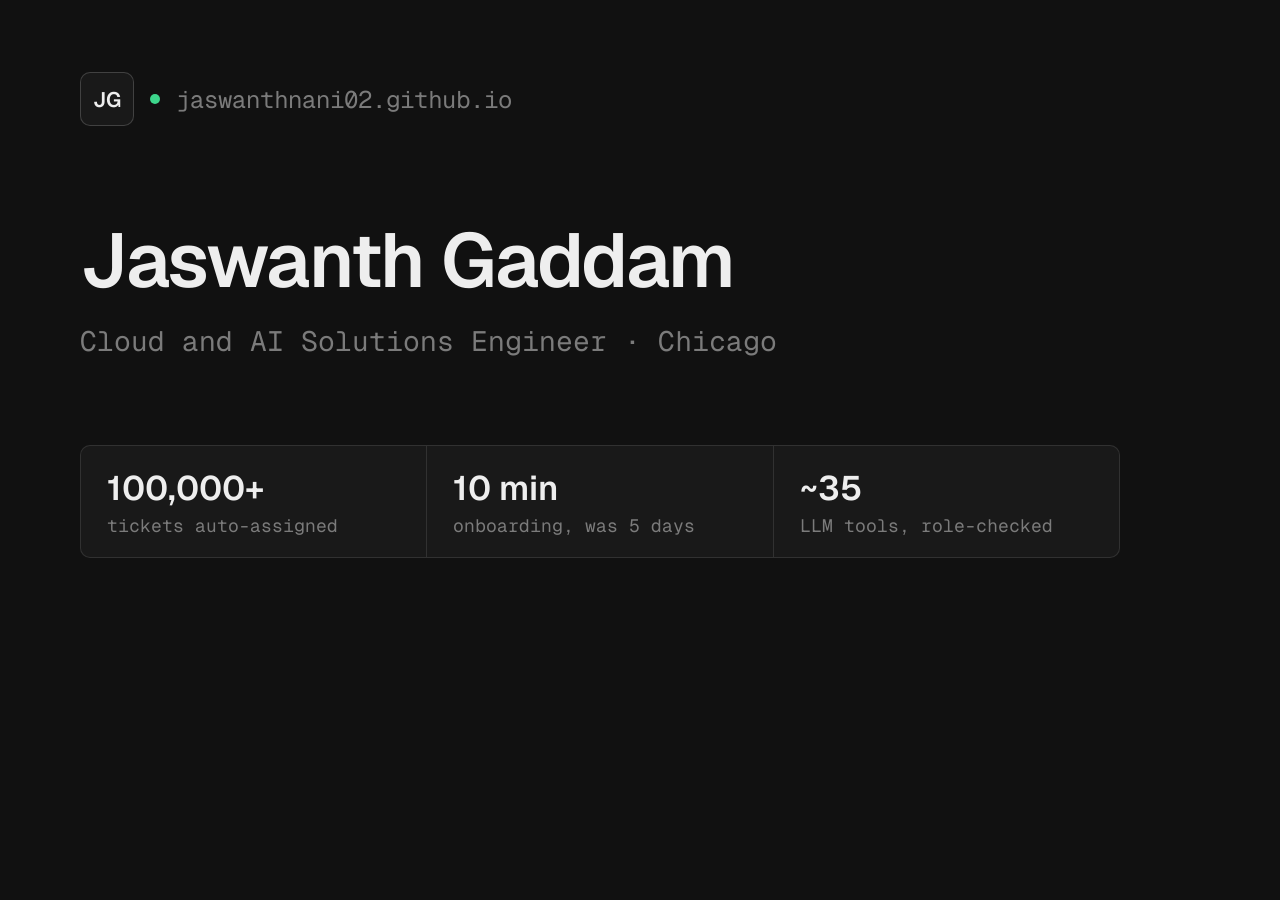
<file: scripts/og-card.html>
<!DOCTYPE html>
<html><head><meta charset="UTF-8"><style>
  html,body{margin:0}
  @font-face{font-family:Geist;src:url(../fonts/Geist-Variable.woff2) format('woff2');font-weight:100 900}
  @font-face{font-family:'Geist Mono';src:url(../fonts/GeistMono-Variable.woff2) format('woff2');font-weight:100 900}
  body{width:1200px;height:630px;background:#111;color:#eee;font-family:Geist,sans-serif;display:flex;flex-direction:column;justify-content:space-between;padding:72px 80px;box-sizing:border-box}
  .top{display:flex;align-items:center;gap:16px;font:24px 'Geist Mono',monospace;color:#7b7b7b}
  .mark{width:52px;height:52px;border-radius:10px;background:#191919;border:1px solid #ffffff2c;color:#eee;font-family:Geist;display:grid;place-items:center;font-weight:600;font-size:21px}
  h1{font-size:76px;margin:0 0 14px;letter-spacing:-1.5px;font-weight:600}
  p{font:28px 'Geist Mono',monospace;margin:0;color:#7b7b7b;line-height:1.35}
  .row{display:flex;border:1px solid #ffffff1b;border-radius:10px;overflow:hidden;background:#191919}
  .row div{flex:1;padding:20px 26px;font:18px 'Geist Mono',monospace;color:#7b7b7b}
  .row div+div{border-left:1px solid #ffffff1b}
  .row b{display:block;font:600 34px Geist;color:#eee;margin-bottom:4px}
</style></head><body>
  <div class="top"><span class="mark">JG</span><span style="width:10px;height:10px;border-radius:50%;background:#3dd68c"></span>jaswanthnani02.github.io</div>
  <div><h1>Jaswanth Gaddam</h1><p>Cloud and AI Solutions Engineer · Chicago</p></div>
  <div class="row"><div><b>100,000+</b>tickets auto-assigned</div><div><b>10 min</b>onboarding, was 5 days</div><div><b>~35</b>LLM tools, role-checked</div></div>
</body></html>
</file>
